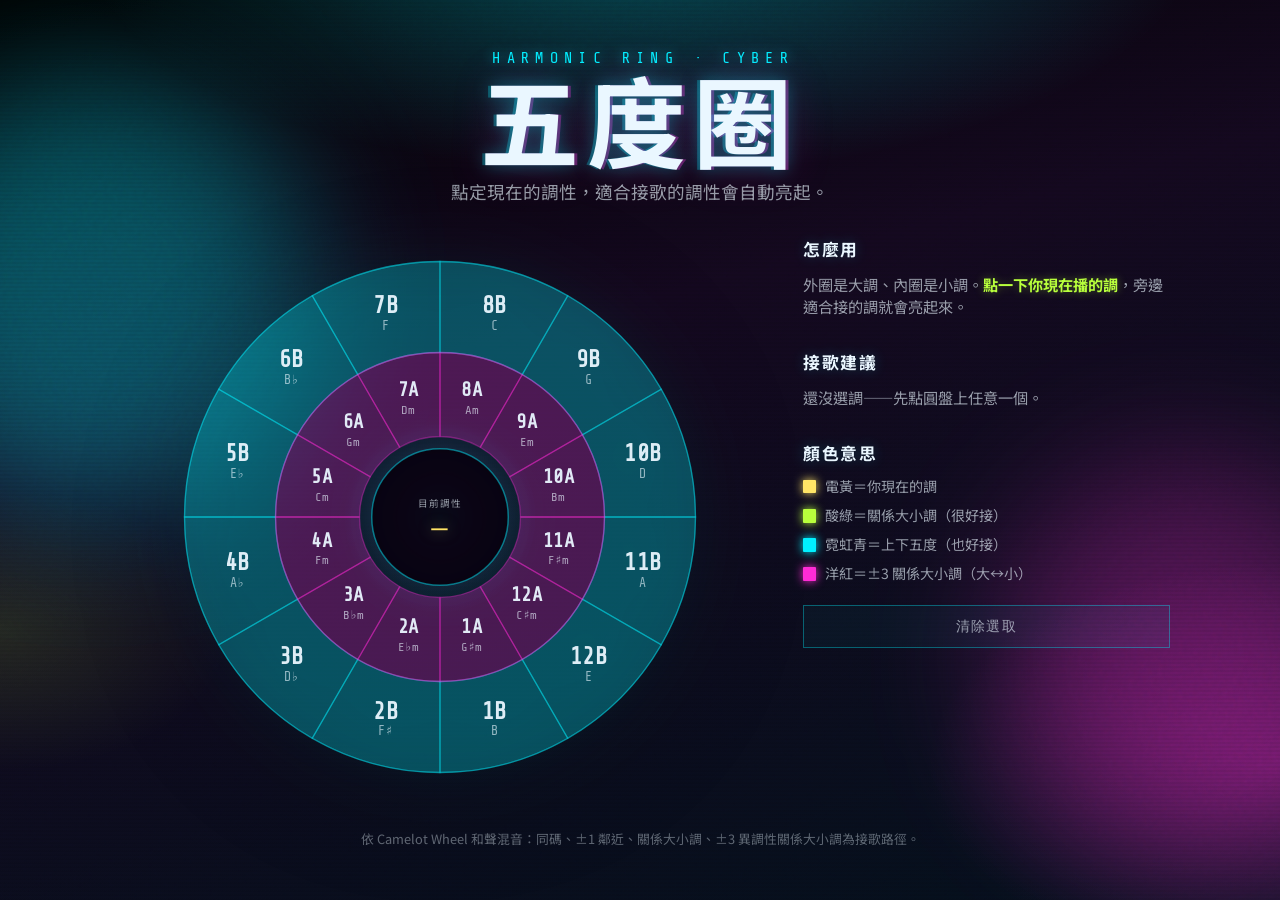
<file: index.html>
<!DOCTYPE html>
<html lang="zh-Hant">
<head>
  <meta charset="UTF-8" />
  <meta name="viewport" content="width=device-width, initial-scale=1.0" />
  <title>五度圈 · DJ 接歌參考</title>
  <link rel="preconnect" href="https://fonts.googleapis.com" />
  <link rel="preconnect" href="https://fonts.gstatic.com" crossorigin />
  <link href="https://fonts.googleapis.com/css2?family=Noto+Sans+TC:wght@400;500;700&family=Orbitron:wght@600;700&family=Rajdhani:wght@500;600;700&family=Share+Tech+Mono&display=swap" rel="stylesheet" />
  <link rel="stylesheet" href="styles.css?v=cyber5" />
</head>
<body>
  <div class="atmosphere" aria-hidden="true">
    <div class="orb orb-a"></div>
    <div class="orb orb-b"></div>
    <div class="grain"></div>
    <div class="scanlines"></div>
  </div>

  <header class="hero">
    <p class="brand">HARMONIC RING · CYBER</p>
    <h1>五度圈</h1>
    <p class="tagline">點定現在的調性，適合接歌的調性會自動亮起。</p>
  </header>

  <main class="stage">
    <section class="wheel-panel" aria-label="五度圈">
      <div class="wheel-wrap">
        <svg id="wheel" viewBox="0 0 640 640" role="img" aria-label="可點選的五度圈">
          <defs>
            <radialGradient id="hubGlow" cx="50%" cy="50%" r="50%">
              <stop offset="0%" stop-color="rgba(0, 240, 255, 0.4)" />
              <stop offset="45%" stop-color="rgba(255, 43, 214, 0.14)" />
              <stop offset="100%" stop-color="rgba(0, 240, 255, 0)" />
            </radialGradient>
            <filter id="softGlow" x="-40%" y="-40%" width="180%" height="180%">
              <feGaussianBlur stdDeviation="4" result="blur" />
              <feMerge>
                <feMergeNode in="blur" />
                <feMergeNode in="SourceGraphic" />
              </feMerge>
            </filter>
          </defs>
          <circle class="wheel-ring" cx="320" cy="320" r="292" />
          <circle class="wheel-ring inner" cx="320" cy="320" r="188" />
          <circle class="hub-glow" cx="320" cy="320" r="110" fill="url(#hubGlow)" />
          <g id="segments"></g>
          <g id="labels"></g>
          <g class="hub">
            <circle cx="320" cy="320" r="78" class="hub-disk" />
            <text x="320" y="308" class="hub-kicker" text-anchor="middle">目前調性</text>
            <text id="hub-key" x="320" y="342" class="hub-key" text-anchor="middle">—</text>
            <text id="hub-camelot" x="320" y="368" class="hub-camelot" text-anchor="middle"></text>
          </g>
        </svg>
      </div>
    </section>

    <aside class="side" aria-live="polite">
      <div class="side-block">
        <h2>怎麼用</h2>
        <p class="hint">外圈是大調、內圈是小調。<strong>點一下你現在播的調</strong>，旁邊適合接的調就會亮起來。</p>
      </div>

      <div class="side-block">
        <h2>接歌建議</h2>
        <p id="hint" class="hint">還沒選調——先點圓盤上任意一個。</p>
        <ul id="compat-list" class="compat-list"></ul>
      </div>

      <div class="side-block colors">
        <h2>顏色意思</h2>
        <ul class="legend">
          <li><span class="swatch selected"></span>電黃＝你現在的調</li>
          <li><span class="swatch match"></span>酸綠＝關係大小調（很好接）</li>
          <li><span class="swatch adjacent"></span>霓虹青＝上下五度（也好接）</li>
          <li><span class="swatch energy"></span>洋紅＝±3 關係大小調（大↔小）</li>
        </ul>
      </div>

      <button type="button" id="clear-btn" class="clear-btn">清除選取</button>
    </aside>
  </main>

  <footer class="foot">
    <p>依 Camelot Wheel 和聲混音：同碼、±1 鄰近、關係大小調、±3 異調性關係大小調為接歌路徑。</p>
  </footer>

  <script src="app.js?v=cyber5"></script>
</body>
</html>
</file>
<file: styles.css>
:root {
  --ink: #05010a;
  --ink-soft: #12081c;
  --foam: #eaf7ff;
  --foam-dim: rgba(234, 247, 255, 0.62);
  --lime: #b8ff3c;
  --lime-deep: #7fd90a;
  --amber: #ffe566;
  --teal: #00f0ff;
  --teal-dim: rgba(0, 240, 255, 0.28);
  --rose: #ff2bd6;
  --magenta: #ff2bd6;
  --magenta-dim: rgba(255, 43, 214, 0.28);
  --mute: rgba(234, 247, 255, 0.14);
  --font-display: "Orbitron", "Noto Sans TC", sans-serif;
  --font-body: "Noto Sans TC", "Rajdhani", sans-serif;
  --font-mono: "Share Tech Mono", "Rajdhani", monospace;
}

*,
*::before,
*::after {
  box-sizing: border-box;
}

html,
body {
  margin: 0;
  min-height: 100%;
}

body {
  font-family: var(--font-body);
  color: var(--foam);
  background: var(--ink);
  overflow-x: hidden;
  line-height: 1.5;
}

.atmosphere {
  position: fixed;
  inset: 0;
  pointer-events: none;
  z-index: 0;
  background:
    radial-gradient(ellipse 80% 50% at 50% -8%, rgba(0, 240, 255, 0.32), transparent 55%),
    radial-gradient(ellipse 55% 45% at 100% 85%, rgba(255, 43, 214, 0.3), transparent 50%),
    radial-gradient(ellipse 40% 35% at 0% 70%, rgba(184, 255, 60, 0.12), transparent 45%),
    linear-gradient(165deg, #000000 0%, #14081f 38%, #03101c 100%);
}

.orb {
  position: absolute;
  border-radius: 50%;
  filter: blur(70px);
  opacity: 0.65;
  animation: drift 12s ease-in-out infinite alternate;
}

.orb-a {
  width: min(52vw, 440px);
  height: min(52vw, 440px);
  top: 8%;
  left: -10%;
  background: rgba(0, 240, 255, 0.5);
}

.orb-b {
  width: min(44vw, 380px);
  height: min(44vw, 380px);
  right: -8%;
  bottom: 6%;
  background: rgba(255, 43, 214, 0.45);
  animation-delay: -5s;
}

.grain {
  position: absolute;
  inset: 0;
  opacity: 0.09;
  background-image: url("data:image/svg+xml,%3Csvg viewBox='0 0 200 200' xmlns='http://www.w3.org/2000/svg'%3E%3Cfilter id='n'%3E%3CfeTurbulence type='fractalNoise' baseFrequency='0.9' numOctaves='3' stitchTiles='stitch'/%3E%3C/filter%3E%3Crect width='100%25' height='100%25' filter='url(%23n)'/%3E%3C/svg%3E");
  mix-blend-mode: overlay;
}

.scanlines {
  position: absolute;
  inset: 0;
  opacity: 0.12;
  background: repeating-linear-gradient(
    to bottom,
    transparent 0,
    transparent 2px,
    rgba(0, 0, 0, 0.45) 2px,
    rgba(0, 0, 0, 0.45) 4px
  );
  animation: scan-drift 8s linear infinite;
}

@keyframes drift {
  from { transform: translate(0, 0) scale(1); }
  to { transform: translate(28px, -22px) scale(1.1); }
}

@keyframes scan-drift {
  from { transform: translateY(0); }
  to { transform: translateY(4px); }
}

.hero,
.stage,
.foot {
  position: relative;
  z-index: 1;
}

.hero {
  text-align: center;
  padding: clamp(1.5rem, 5vw, 3rem) 1.25rem 0.5rem;
  animation: rise 0.7s ease-out both;
}

.brand {
  margin: 0;
  font-family: var(--font-mono);
  font-size: clamp(0.75rem, 2vw, 0.95rem);
  letter-spacing: 0.42em;
  text-indent: 0.42em;
  color: var(--teal);
  font-weight: 400;
  text-shadow: 0 0 12px rgba(0, 240, 255, 0.55);
}

.hero h1 {
  margin: 0.35rem 0 0.5rem;
  font-family: var(--font-display);
  font-size: clamp(3rem, 11vw, 6.2rem);
  letter-spacing: 0.08em;
  line-height: 0.95;
  color: var(--foam);
  text-shadow:
    0 0 18px rgba(0, 240, 255, 0.35),
    0 0 48px rgba(255, 43, 214, 0.22),
    3px 0 0 rgba(255, 43, 214, 0.35),
    -3px 0 0 rgba(0, 240, 255, 0.28);
  animation: glitch-soft 5.5s steps(2, end) infinite;
}

.tagline {
  margin: 0 auto;
  max-width: 26rem;
  color: var(--foam-dim);
  font-size: clamp(0.95rem, 2.4vw, 1.1rem);
  font-weight: 400;
}

.stage {
  display: grid;
  grid-template-columns: 1fr;
  gap: 1.5rem;
  align-items: start;
  max-width: 1100px;
  margin: 0 auto;
  padding: 1rem 1.25rem 2rem;
}

@media (min-width: 900px) {
  .stage {
    grid-template-columns: minmax(0, 1.35fr) minmax(260px, 0.75fr);
    gap: 2rem;
    padding-top: 1.5rem;
  }
}

.wheel-wrap {
  width: min(100%, 560px);
  margin: 0 auto;
  animation: rise 0.85s ease-out 0.12s both;
}

#wheel {
  width: 100%;
  height: auto;
  display: block;
  filter: drop-shadow(0 0 28px rgba(0, 240, 255, 0.18))
          drop-shadow(0 18px 50px rgba(0, 0, 0, 0.55));
}

.wheel-ring {
  fill: none;
  stroke: rgba(0, 240, 255, 0.28);
  stroke-width: 1.5;
}

.wheel-ring.inner {
  stroke: rgba(255, 43, 214, 0.22);
}

.hub-disk {
  fill: rgba(8, 2, 16, 0.92);
  stroke: rgba(0, 240, 255, 0.45);
  stroke-width: 1.75;
}

.hub-kicker {
  fill: var(--foam-dim);
  font-family: var(--font-body);
  font-size: 11px;
  letter-spacing: 0.12em;
}

.hub-key {
  fill: var(--amber);
  font-family: var(--font-display);
  font-size: 26px;
  letter-spacing: 0.04em;
  filter: drop-shadow(0 0 8px rgba(255, 229, 102, 0.55));
}

.hub-camelot {
  fill: var(--teal);
  font-family: var(--font-mono);
  font-size: 13px;
  font-weight: 600;
}

.key-seg {
  cursor: pointer;
  transition: opacity 0.25s ease, filter 0.25s ease;
  outline: none;
}

.key-seg path {
  stroke: rgba(5, 1, 10, 0.7);
  stroke-width: 1.5;
  transition: fill 0.25s ease, stroke 0.25s ease, filter 0.25s ease;
}

.key-seg text {
  pointer-events: none;
  font-family: var(--font-mono);
  font-weight: 600;
  fill: rgba(234, 247, 255, 0.78);
  transition: fill 0.25s ease, opacity 0.25s ease;
}

.key-seg .code-label {
  font-weight: 700;
  fill: rgba(234, 247, 255, 0.95);
  letter-spacing: 0.02em;
}

.key-seg .name-label {
  fill: rgba(234, 247, 255, 0.62);
  font-weight: 500;
}

.key-seg.major path {
  fill: rgba(0, 240, 255, 0.28);
  stroke: rgba(0, 240, 255, 0.35);
}

.key-seg.minor path {
  fill: rgba(255, 43, 214, 0.26);
  stroke: rgba(255, 43, 214, 0.35);
}

.key-seg:hover path,
.key-seg:focus-visible path {
  fill: rgba(184, 255, 60, 0.28);
  stroke: rgba(184, 255, 60, 0.65);
  filter: url(#softGlow);
}

.key-seg:hover text,
.key-seg:focus-visible text {
  fill: var(--foam);
}

/* Dim non-compatible when a key is selected */
.wheel-active .key-seg {
  opacity: 0.22;
}

.wheel-active .key-seg.is-lit {
  opacity: 1;
  animation: pop 0.35s ease-out both;
}

.wheel-active .key-seg.is-selected path {
  fill: var(--amber);
  stroke: rgba(255, 246, 200, 0.95);
  filter: url(#softGlow);
}

.wheel-active .key-seg.is-selected text {
  fill: var(--ink);
}

.wheel-active .key-seg.is-selected .name-label {
  fill: rgba(5, 1, 10, 0.7);
}

.wheel-active .key-seg.is-match path {
  fill: rgba(184, 255, 60, 0.55);
  stroke: rgba(184, 255, 60, 0.95);
  filter: url(#softGlow);
}

.wheel-active .key-seg.is-match text {
  fill: var(--ink);
}

.wheel-active .key-seg.is-match .name-label {
  fill: rgba(5, 1, 10, 0.65);
}

.wheel-active .key-seg.is-adjacent path {
  fill: rgba(0, 240, 255, 0.52);
  stroke: rgba(0, 240, 255, 0.95);
  filter: url(#softGlow);
}

.wheel-active .key-seg.is-adjacent text {
  fill: var(--ink);
}

.wheel-active .key-seg.is-adjacent .name-label {
  fill: rgba(5, 1, 10, 0.65);
}

.wheel-active .key-seg.is-energy path {
  fill: rgba(255, 43, 214, 0.52);
  stroke: rgba(255, 43, 214, 0.95);
  filter: url(#softGlow);
}

.wheel-active .key-seg.is-energy text {
  fill: var(--foam);
}

.wheel-active .key-seg.is-energy .name-label {
  fill: rgba(234, 247, 255, 0.72);
}

@keyframes pop {
  from { transform: scale(0.96); }
  to { transform: scale(1); }
}

@keyframes rise {
  from {
    opacity: 0;
    transform: translateY(16px);
  }
  to {
    opacity: 1;
    transform: translateY(0);
  }
}

@keyframes glitch-soft {
  0%,
  92%,
  100% {
    transform: translate(0);
  }
  93% {
    transform: translate(-2px, 1px);
  }
  94% {
    transform: translate(2px, -1px);
  }
  95% {
    transform: translate(0);
  }
}

.side {
  display: flex;
  flex-direction: column;
  gap: 1.25rem;
  animation: rise 0.9s ease-out 0.2s both;
}

.side-block h2 {
  margin: 0 0 0.65rem;
  font-family: var(--font-display);
  font-size: 1.05rem;
  letter-spacing: 0.1em;
  color: var(--foam);
  text-shadow: 0 0 14px rgba(0, 240, 255, 0.2);
}

.hint {
  margin: 0 0 0.75rem;
  color: var(--foam-dim);
  font-size: 0.95rem;
}

.compat-list {
  list-style: none;
  margin: 0;
  padding: 0;
  display: flex;
  flex-direction: column;
  gap: 0.45rem;
}

.compat-list li {
  display: flex;
  align-items: baseline;
  justify-content: space-between;
  gap: 0.75rem;
  padding: 0.55rem 0;
  border-bottom: 1px solid var(--mute);
  font-size: 0.95rem;
}

.compat-list .name {
  font-weight: 700;
  color: var(--foam);
}

.compat-list .why {
  color: var(--foam-dim);
  font-size: 0.82rem;
  text-align: right;
}

.compat-list .tag {
  display: inline-block;
  margin-right: 0.35rem;
  font-family: var(--font-mono);
  font-size: 0.75rem;
  font-weight: 600;
  color: var(--teal);
  text-shadow: 0 0 8px rgba(0, 240, 255, 0.45);
}

.hint strong {
  color: var(--lime);
  font-weight: 700;
  text-shadow: 0 0 10px rgba(184, 255, 60, 0.35);
}

.legend {
  list-style: none;
  margin: 0;
  padding: 0;
  display: flex;
  flex-direction: column;
  gap: 0.5rem;
  font-size: 0.88rem;
  color: var(--foam-dim);
}

.legend li {
  display: flex;
  align-items: center;
  gap: 0.55rem;
}

.swatch {
  width: 0.85rem;
  height: 0.85rem;
  border-radius: 1px;
  flex-shrink: 0;
  box-shadow: 0 0 10px currentColor;
}

.swatch.selected {
  background: var(--amber);
  color: var(--amber);
}

.swatch.match {
  background: var(--lime);
  color: var(--lime);
}

.swatch.adjacent {
  background: var(--teal);
  color: var(--teal);
}

.swatch.energy {
  background: var(--magenta);
  color: var(--magenta);
}

.clear-btn {
  appearance: none;
  border: 1px solid rgba(0, 240, 255, 0.35);
  background: rgba(0, 240, 255, 0.04);
  color: var(--foam-dim);
  font-family: var(--font-mono);
  font-size: 0.9rem;
  letter-spacing: 0.08em;
  padding: 0.7rem 1rem;
  cursor: pointer;
  transition: color 0.2s ease, border-color 0.2s ease, background 0.2s ease, box-shadow 0.2s ease;
}

.clear-btn:hover {
  color: var(--foam);
  border-color: var(--magenta);
  background: rgba(255, 43, 214, 0.1);
  box-shadow: 0 0 18px rgba(255, 43, 214, 0.25);
}

.foot {
  text-align: center;
  padding: 0 1.25rem 2.5rem;
  color: rgba(234, 247, 255, 0.38);
  font-size: 0.8rem;
}

.foot p {
  margin: 0 auto;
  max-width: 36rem;
}
</file>
